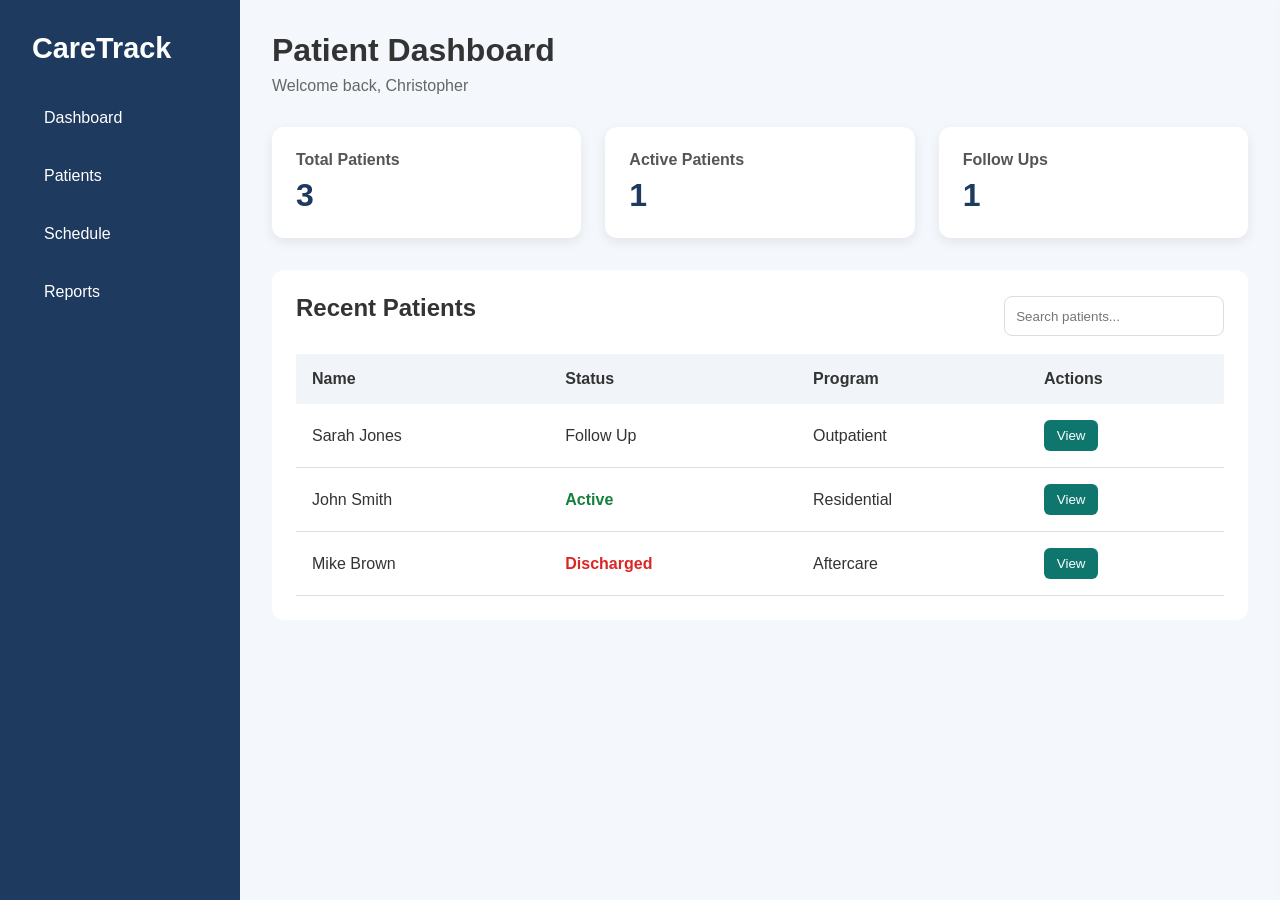
<file: index.html>
<!doctype html>
<html lang="en">
  <head>
    <meta charset="UTF-8" />
    <meta name="viewport" content="width=device-width, initial-scale=1.0" />
    <title>CareTrack Dashboard</title>
    <link rel="stylesheet" href="style.css" />
  </head>
  <body>
    <div class="dashboard">
      <!--Sidebar-->
      <aside class="sidebar">
        <h2>CareTrack</h2>

        <nav>
          <a href="index.html">Dashboard</a>
          <a href="patients.html">Patients</a>
          <a href="schedule.html">Schedule</a>
          <a href="reports.html">Reports</a>
        </nav>
      </aside>
      <!--Main Content-->
      <main class="main">
        <header>
          <h1>Patient Dashboard</h1>
          <p>Welcome back, Christopher</p>
        </header>
        <!--Stats Cards-->
        <section class="cards">
          <div class="card">
            <h3>Total Patients</h3>
            <p id="allPatients">0</p>
          </div>

          <div class="card">
            <h3>Active Patients</h3>
            <p id="totalPatients">0</p>
          </div>

          <div class="card">
            <h3>Follow Ups</h3>
            <p id="followUps">0</p>
          </div>
        </section>
        <!--Patient Table-->
        <section class="patients">
          <div class="patient-header">
            <h2>Recent Patients</h2>

            <div class="patient-controls">
              <input
                type="text"
                id="searchPatient"
                placeholder="Search patients..."
              />
            </div>
          </div>
          <table>
            <thead>
              <tr>
                <th>Name</th>
                <th>Status</th>
                <th>Program</th>
                <th>Actions</th>
              </tr>
            </thead>
            <tbody>
              <tr>
                <td>Sarah Jones</td>
                <td class="follow-up">Follow Up</td>
                <td>Outpatient</td>
              </tr>
              <tr>
                <td>John Smith</td>
                <td class="active">Active</td>
                <td>Residential</td>
              </tr>
              <tr>
                <td>Mike Brown</td>
                <td class="discharged">Discharged</td>
                <td>Aftercare</td>
              </tr>
            </tbody>
          </table>
        </section>
      </main>
    </div>
    <!-- Add Patient Modal -->
    <div class="modal" id="patientModal">
      <div class="modal-content">
        <span class="close" id="closeModal">&times;</span>

        <h2 id="modalTitle">Add New Patient</h2>

        <form id="patientForm">
          <input type="hidden" id="editIndex" value="" />
          <input
            type="text"
            id="patientName"
            placeholder="Patient Name"
            required
          />
          <input type="date" id="patientDOB" />

          <input type="tel" id="patientPhone" placeholder="Phone Number" />

          <input type="text" id="patientCounselor" placeholder="Counselor" />

          <input type="text" id="patientDiagnosis" placeholder="Diagnosis" />

          <textarea
            id="patientNotes"
            placeholder="Patient Notes"
            rows="4"
          ></textarea>

          <select id="patientStatus">
            <option value="Active">Active</option>
            <option value="Follow Up">Follow Up</option>
            <option value="Discharged">Discharged</option>
          </select>

          <input
            type="text"
            id="patientProgram"
            placeholder="Program"
            required
          />

          <button type="submit" id="savePatientBtn">Save Patient</button>
        </form>
      </div>
    </div>
    <div id="patientDetails" class="details-panel">
      <span id="closeDetails" class="close">&times;</span>

      <h2 id="detailsName">Patient</h2>

      <p><strong>Status:</strong> <span id="detailsStatus"></span></p>

      <p><strong>Program:</strong> <span id="detailsProgram"></span></p>

      <p>
        <strong>Date of Birth:</strong> <span id="detailsDOB">Not entered</span>
      </p>

      <p><strong>Phone:</strong> <span id="detailsPhone">Not entered</span></p>

      <p>
        <strong>Counselor:</strong>
        <span id="detailsCounselor">Christopher</span>
      </p>

      <p>
        <strong>Diagnosis:</strong>
        <span id="detailsDiagnosis">Not entered</span>
      </p>

      <p><strong>Notes:</strong></p>

      <div id="detailsNotes">No notes yet.</div>
    </div>
    <script src="app.js"></script>
  </body>
</html>
</file>
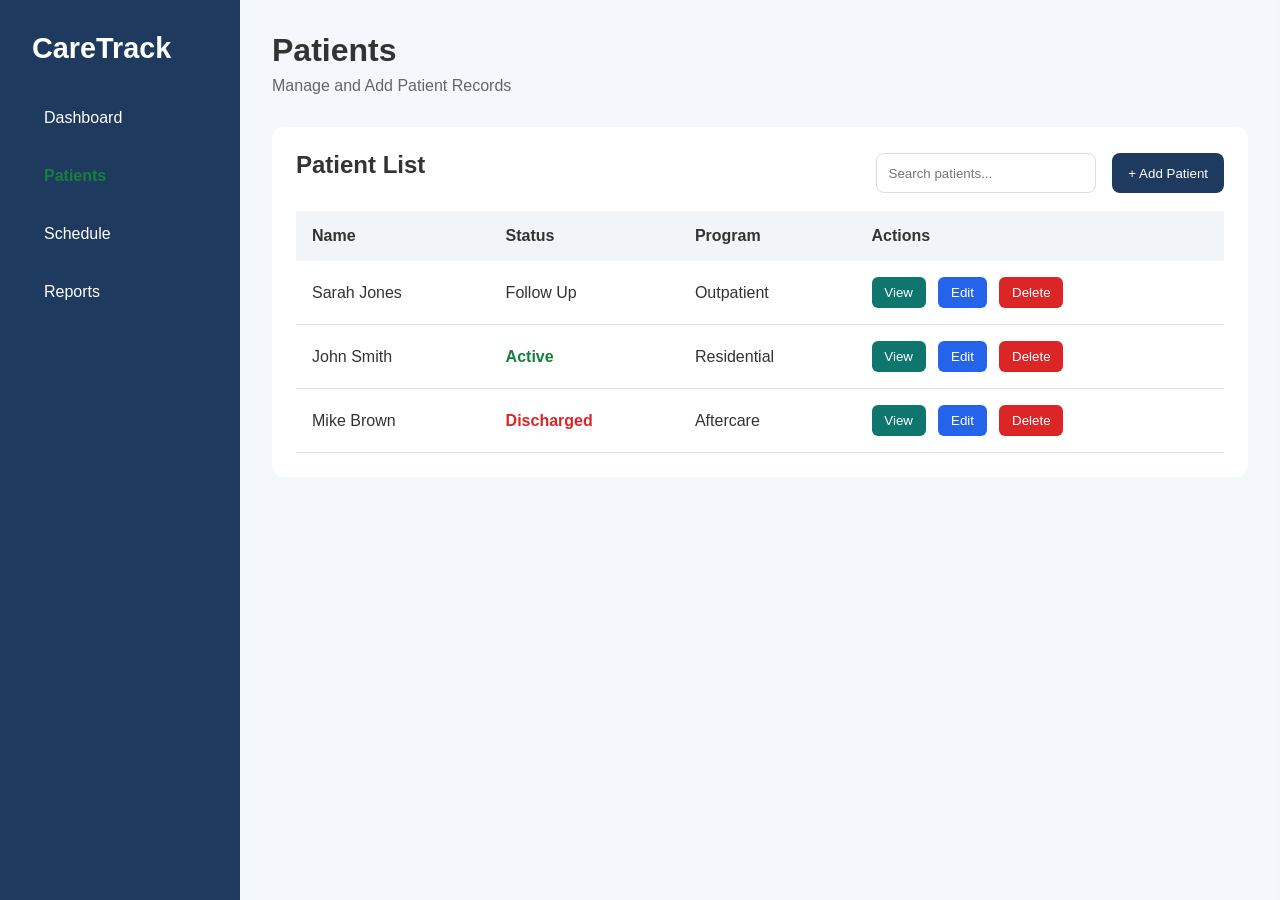
<file: patients.html>
<!doctype html>
<html lang="en">
  <head>
    <meta charset="UTF-8" />
    <meta name="viewport" content="width=device-width, initial-scale=1.0" />
    <title>CareTrack Patients</title>

    <link rel="stylesheet" href="style.css" />
  </head>

  <body>
    <div class="dashboard">
      <!-- Sidebar -->
      <aside class="sidebar">
        <h2>CareTrack</h2>

        <nav>
          <a href="index.html">Dashboard</a>
          <a href="patients.html" class="active">Patients</a>
          <a href="schedule.html">Schedule</a>
          <a href="reports.html">Reports</a>
        </nav>
      </aside>

      <!-- Main Content -->
      <main class="main">
        <header>
          <h1>Patients</h1>
          <p>Manage and Add Patient Records</p>
        </header>

        <section class="patients">
          <div class="patient-header">
            <h2>Patient List</h2>

            <div class="patient-controls">
              <input
                type="text"
                id="searchPatient"
                placeholder="Search patients..."
              />

              <button id="addPatientBtn">+ Add Patient</button>
            </div>
          </div>

          <table>
            <thead>
              <tr>
                <th>Name</th>
                <th>Status</th>
                <th>Program</th>
                <th>Actions</th>
              </tr>
            </thead>

            <tbody id="patientTable"></tbody>
          </table>
        </section>
      </main>
    </div>

    <!-- Add/Edit Patient Modal -->

    <div class="modal" id="patientModal">
      <div class="modal-content">
        <span class="close" id="closeModal">&times;</span>

        <h2 id="modalTitle">Add New Patient</h2>

        <form id="patientForm">
          <input type="hidden" id="editIndex" value="" />

          <input
            type="text"
            id="patientName"
            placeholder="Patient Name"
            required
          />

          <input type="date" id="patientDOB" />

          <input type="tel" id="patientPhone" placeholder="Phone Number" />

          <input type="text" id="patientCounselor" placeholder="Counselor" />

          <input type="text" id="patientDiagnosis" placeholder="Diagnosis" />

          <textarea
            id="patientNotes"
            placeholder="Patient Notes"
            rows="4"
          ></textarea>

          <select id="patientStatus">
            <option value="Active">Active</option>
            <option value="Follow Up">Follow Up</option>
            <option value="Discharged">Discharged</option>
          </select>

          <input
            type="text"
            id="patientProgram"
            placeholder="Program"
            required
          />

          <button type="submit" id="savePatientBtn">Save Patient</button>
        </form>
      </div>
    </div>
    <!-- Patient Details Panel -->

    <div id="patientDetails" class="details-panel">
      <span id="closeDetails" class="close">&times;</span>

      <h2 id="detailsName">Patient</h2>

      <p>
        <strong>Status:</strong>
        <span id="detailsStatus"></span>
      </p>

      <p>
        <strong>Program:</strong>
        <span id="detailsProgram"></span>
      </p>

      <p>
        <strong>Date of Birth:</strong>
        <span id="detailsDOB">Not entered</span>
      </p>

      <p>
        <strong>Phone:</strong>
        <span id="detailsPhone">Not entered</span>
      </p>

      <p>
        <strong>Counselor:</strong>
        <span id="detailsCounselor">Christopher</span>
      </p>

      <p>
        <strong>Diagnosis:</strong>
        <span id="detailsDiagnosis">Not entered</span>
      </p>

      <p>
        <strong>Notes:</strong>
      </p>

      <div id="detailsNotes">No notes yet.</div>
    </div>
    <script src="app.js"></script>
  </body>
</html>
</file>
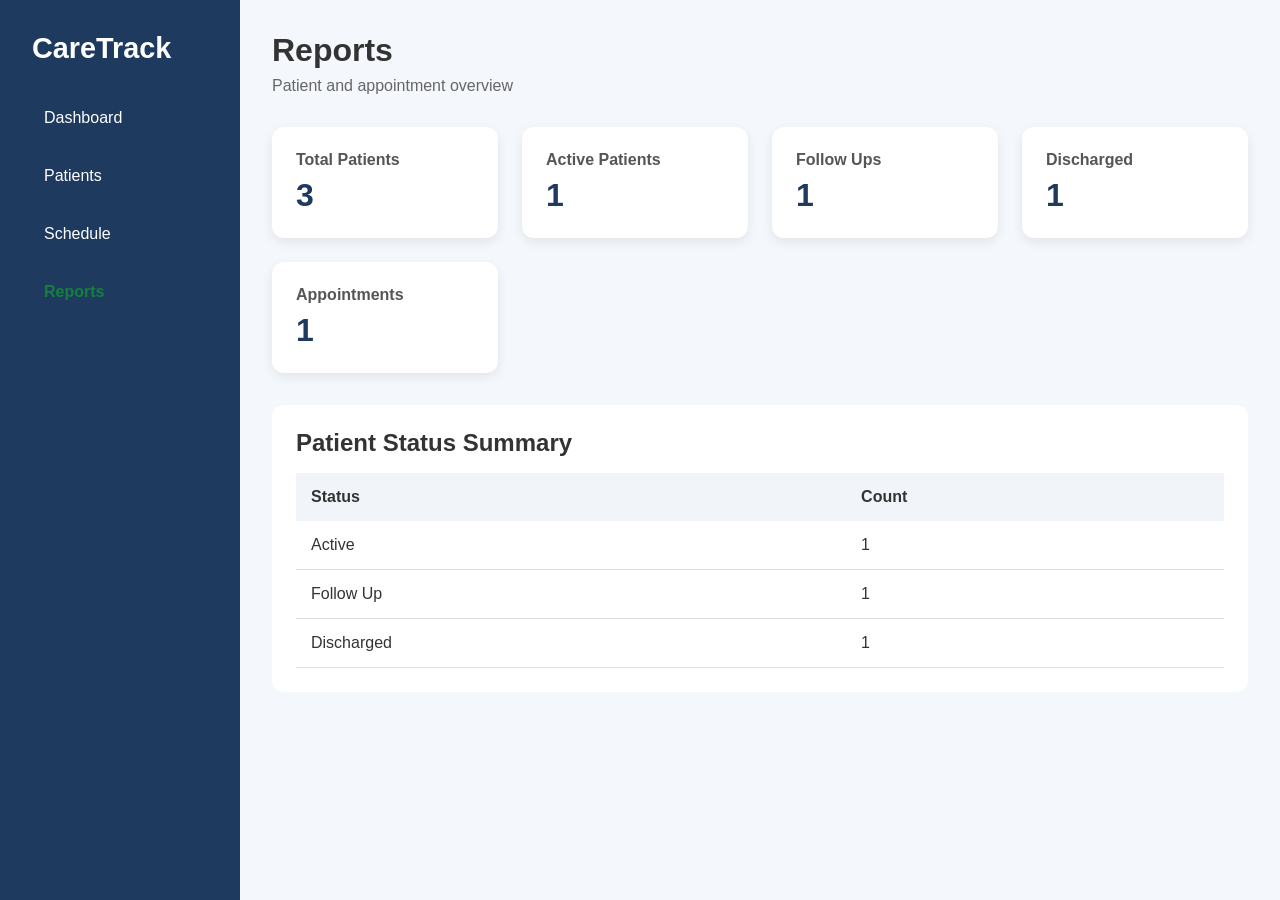
<file: reports.html>
<!doctype html>
<html lang="en">
  <head>
    <meta charset="UTF-8" />
    <meta name="viewport" content="width=device-width, initial-scale=1.0" />
    <title>CareTrack Reports</title>

    <link rel="stylesheet" href="style.css" />
  </head>

  <body>
    <div class="dashboard">
      <!-- Sidebar -->
      <aside class="sidebar">
        <h2>CareTrack</h2>

        <nav>
          <a href="index.html">Dashboard</a>
          <a href="patients.html">Patients</a>
          <a href="schedule.html">Schedule</a>
          <a href="reports.html" class="active">Reports</a>
        </nav>
      </aside>

      <!-- Main Content -->
      <main class="main">
        <header>
          <h1>Reports</h1>
          <p>Patient and appointment overview</p>
        </header>

        <section class="cards">
          <div class="card">
            <h3>Total Patients</h3>
            <p id="reportTotalPatients">0</p>
          </div>

          <div class="card">
            <h3>Active Patients</h3>
            <p id="reportActivePatients">0</p>
          </div>

          <div class="card">
            <h3>Follow Ups</h3>
            <p id="reportFollowUps">0</p>
          </div>

          <div class="card">
            <h3>Discharged</h3>
            <p id="reportDischarged">0</p>
          </div>

          <div class="card">
            <h3>Appointments</h3>
            <p id="reportAppointments">0</p>
          </div>
        </section>

        <section class="patients">
          <h2>Patient Status Summary</h2>

          <table class="report-table">
            <thead>
              <tr>
                <th>Status</th>
                <th>Count</th>
              </tr>
            </thead>

            <tbody>
              <tr>
                <td>Active</td>
                <td id="activeCount">0</td>
              </tr>

              <tr>
                <td>Follow Up</td>
                <td id="followUpCount">0</td>
              </tr>

              <tr>
                <td>Discharged</td>
                <td id="dischargedCount">0</td>
              </tr>
            </tbody>
          </table>
        </section>
      </main>
    </div>

    <script src="app.js"></script>
  </body>
</html>
</file>
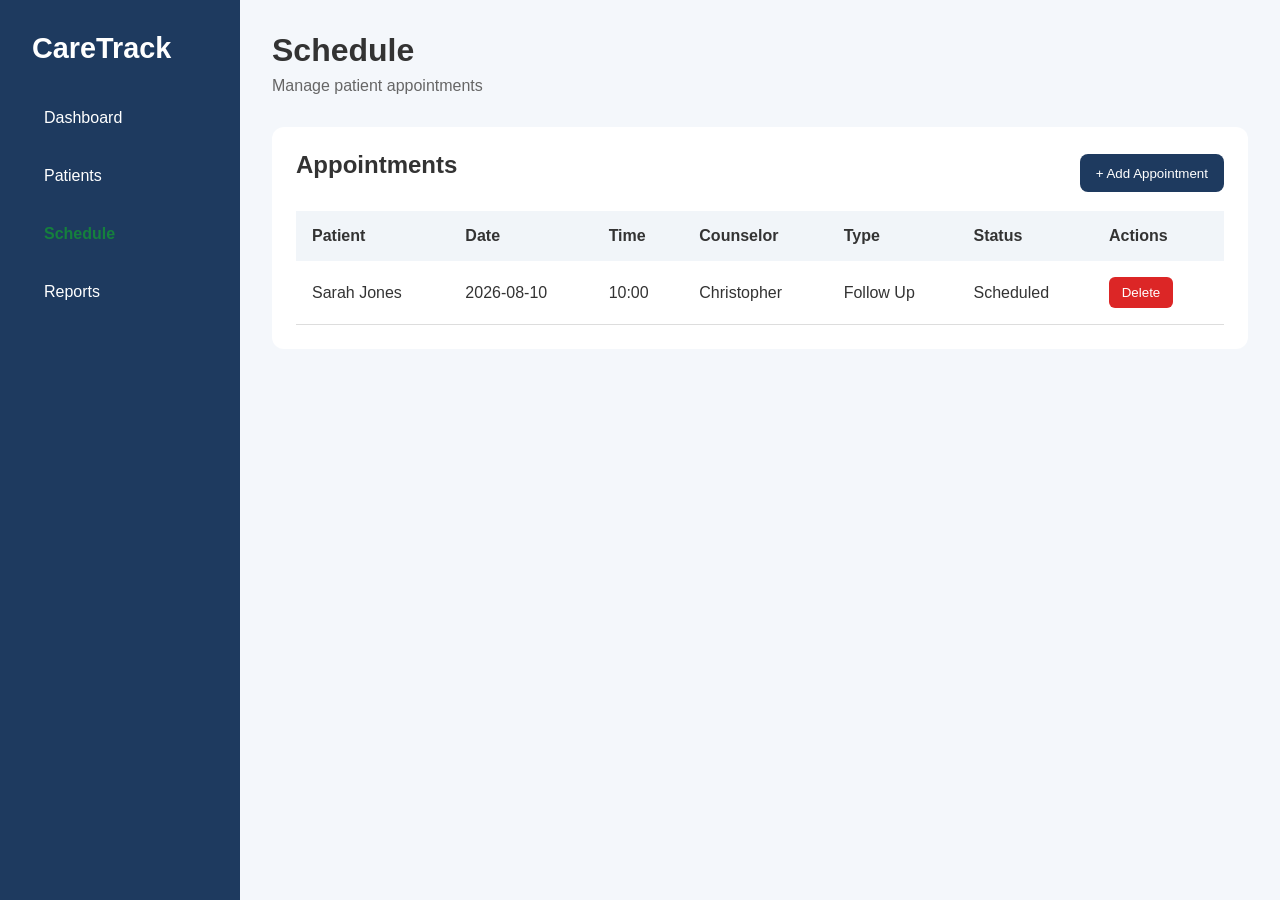
<file: schedule.html>
<!doctype html>
<html lang="en">
  <head>
    <meta charset="UTF-8" />
    <meta name="viewport" content="width=device-width, initial-scale=1.0" />
    <title>CareTrack Schedule</title>

    <link rel="stylesheet" href="style.css" />
  </head>

  <body>
    <div class="dashboard">
      <!-- Sidebar -->
      <aside class="sidebar">
        <h2>CareTrack</h2>

        <nav>
          <a href="index.html">Dashboard</a>
          <a href="patients.html">Patients</a>
          <a href="schedule.html" class="active">Schedule</a>
          <a href="reports.html">Reports</a>
        </nav>
      </aside>

      <!-- Main Content -->
      <main class="main">
        <header>
          <h1>Schedule</h1>
          <p>Manage patient appointments</p>
        </header>

        <section class="patients">
          <div class="patient-header">
            <h2>Appointments</h2>

            <div class="patient-controls">
              <button id="addAppointmentBtn">+ Add Appointment</button>
            </div>
          </div>

          <table>
            <thead>
              <tr>
                <th>Patient</th>
                <th>Date</th>
                <th>Time</th>
                <th>Counselor</th>
                <th>Type</th>
                <th>Status</th>
                <th>Actions</th>
              </tr>
            </thead>

            <tbody id="appointmentTable"></tbody>
          </table>
        </section>
      </main>
    </div>

    <!-- Appointment Modal -->

    <div class="modal" id="appointmentModal">
      <div class="modal-content">
        <span class="close" id="closeAppointmentModal"> &times; </span>

        <h2>Add Appointment</h2>

        <form id="appointmentForm">
          <input
            type="text"
            id="appointmentPatient"
            placeholder="Patient Name"
            required
          />

          <input type="date" id="appointmentDate" required />

          <input type="time" id="appointmentTime" required />

          <input
            type="text"
            id="appointmentCounselor"
            placeholder="Counselor"
            required
          />

          <select id="appointmentType">
            <option value="Follow Up">Follow Up</option>

            <option value="Therapy">Therapy Session</option>

            <option value="Assessment">Assessment</option>
          </select>

          <select id="appointmentStatus">
            <option value="Scheduled">Scheduled</option>

            <option value="Completed">Completed</option>

            <option value="Cancelled">Cancelled</option>
          </select>

          <button type="submit">Save Appointment</button>
        </form>
      </div>
    </div>

    <script src="app.js"></script>
  </body>
</html>
</file>
<file: style.css>
/* Reset */
* {
  margin: 0;
  padding: 0;
  box-sizing: border-box;
}

/* Global */
body {
  font-family: Arial, Helvetica, sans-serif;
  background-color: #f4f7fb;
  color: #333;
}

a {
  text-decoration: none;
  color: inherit;
}

.dashboard {
  display: flex;
  min-height: 100vh;
}

.sidebar {
  width: 240px;
  background-color: #1e3a5f;
  color: white;
  padding: 2rem;
}
.sidebar h2 {
  margin-bottom: 2rem;
  font-size: 1.8rem;
}

.sidebar nav {
  display: flex;
  flex-direction: column;
  gap: 1rem;
}

.sidebar a {
  padding: 0.75rem;
  border-radius: 8px;
  transition: background 0.3s;
}
.sidebar a:hover {
  background-color: #315b8a;
}

.main {
  flex: 1;
  padding: 2rem;
  overflow-x: auto;
}

header {
  margin-bottom: 2rem;
}

header h1 {
  font-size: 2rem;
  margin-bottom: 0.5rem;
}

header p {
  color: #666;
}

.cards {
  display: grid;
  grid-template-columns: repeat(auto-fit, minmax(180px, 1fr));
  gap: 1.5rem;
  margin-bottom: 2rem;
}
.card {
  background-color: white;
  padding: 1.5rem;
  border-radius: 12px;
  box-shadow: 0 4px 12px rgba(0, 0, 0, 0.08);
}

.card h3 {
  color: #555;
  font-size: 1rem;
}

.card p {
  font-size: 2rem;
  font-weight: bold;
  color: #1e3a5f;
  margin-top: 0.5rem;
}

.patients {
  background-color: white;
  padding: 1.5rem;
  border-radius: 12px;
  box-shadow: 0 4px 12px rgba(0, 0, 0, 0, 0.8);
}

.patients h2 {
  margin-bottom: 1rem;
}

table {
  width: 100%;
  border-collapse: collapse;
}

th {
  text-align: left;
  background-color: #f1f5f9;
  padding: 1rem;
}

td {
  padding: 1rem;
  border-bottom: 1px solid #ddd;
}

.active {
  color: #15803d;
  font-weight: bold;
}

.discharged {
  color: #dc2626;
  font-weight: bold;
}

@media (max-width: 768px) {
  .dashboard {
    flex-direction: column;
  }
  .sidebar {
    width: 100%;
  }
  .sidebar a.active {
    background-color: #315b8a;
    font-weight: bold;
  }
  .cards {
    grid-template-columns: 1fr;
  }
}
.patient-header {
  display: flex;
  justify-content: space-between;
  align-items: center;
  margin-bottom: 1rem;
}

.patient-controls {
  display: flex;
  gap: 1rem;
}

.patient-controls input {
  padding: 0.7rem;
  border: 1px solid #ddd;
  border-radius: 8px;
  width: 220px;
}

.patient-controls button {
  background-color: #1e3a5f;
  color: white;
  border: none;
  padding: 0.7rem 1rem;
  border-radius: 8px;
  cursor: pointer;
  transition: background 0.3s;
}

.patient-controls button:hover {
  background-color: #315b8a;
}

@media (max-width: 768px) {
  .patient-header {
    flex-direction: column;
    align-items: flex-start;
    gap: 1rem;
  }

  .patient-controls {
    width: 100%;
    flex-direction: column;
  }

  .patient-controls input {
    width: 100%;
  }
}
.modal {
  display: none;
  position: fixed;
  z-index: 10;
  left: 0;
  top: 0;
  width: 100%;
  height: 100%;
  background-color: rgba(0, 0, 0, 0.5);
}

.modal-content {
  background: white;
  width: 400px;
  max-width: 90%;
  margin: 10% auto;
  padding: 2rem;
  border-radius: 12px;
  box-shadow: 0 5px 20px rgba(0, 0, 0, 0.2);
}

.modal-content h2 {
  margin-bottom: 1.5rem;
}

.modal-content input,
.modal-content select,
.modal-content textarea {
  width: 100%;
  padding: 0.8rem;
  margin-bottom: 1rem;
  border: 1px solid #ddd;
  border-radius: 8px;
}
.modal-content textarea {
  resize: vertical;
  font-family: inherit;
}

.modal-content button {
  width: 100%;
  padding: 0.8rem;
  background-color: #1e3a5f;
  color: white;
  border: none;
  border-radius: 8px;
  cursor: pointer;
}

.modal-content button:hover {
  background-color: #315b8a;
}

.close {
  float: right;
  font-size: 1.8rem;
  cursor: pointer;
  color: #666;
}
.actions button {
  border: none;
  padding: 0.5rem 0.8rem;
  border-radius: 6px;
  cursor: pointer;
  color: white;
  margin-right: 0.5rem;
}

.edit-btn {
  background-color: #2563eb;
}

.edit-btn:hover {
  background-color: #1d4ed8;
}

.delete-btn {
  background-color: #dc2626;
}

.delete-btn:hover {
  background-color: #b91c1c;
}
.view-btn {
  background: #0f766e;
}

.view-btn {
  background: #0f766e;
}
/* Patient Details Panel */

.details-panel {
  position: fixed;
  top: 0;
  right: -420px;
  width: 400px;
  max-width: 100%;
  height: 100%;
  background: white;
  box-shadow: -5px 0 20px rgba(0, 0, 0, 0.15);
  padding: 2rem;
  transition: right 0.35s ease;
  overflow-y: auto;
  z-index: 100;
}

.details-panel.open {
  right: 0;
}

.details-panel h2 {
  margin-bottom: 1.5rem;
  color: #1e3a5f;
}

.details-panel p {
  margin-bottom: 1rem;
}

.details-panel strong {
  color: #1e3a5f;
}

#detailsNotes {
  margin-top: 0.5rem;
  background: #f8fafc;
  border-radius: 8px;
  padding: 1rem;
  min-height: 120px;
}
.patient-summary {
  display: flex;
  gap: 1.5rem;
  margin-bottom: 2rem;
}

.summary-box {
  background: white;
  padding: 1.2rem;
  border-radius: 12px;
  flex: 1;
  box-shadow: 0 4px 12px rgba(0, 0, 0, 0.08);
}

.summary-box h3 {
  color: #555;
  font-size: 1rem;
}

.summary-box p {
  font-size: 2rem;
  font-weight: bold;
  color: #1e3a5f;
}

.report-table {
  width: 100%;
  table-layout: auto;
}

.report-table th,
.report-table td {
  padding: 15px;
  text-align: left;
}
/* =====================================================
   FINAL MOBILE RESPONSIVE STYLES
   CareTrack Dashboard
   ===================================================== */

@media (max-width: 768px) {
  /* ---------- General ---------- */

  body {
    overflow-x: hidden;
  }

  .dashboard {
    flex-direction: column;
    min-height: 100vh;
  }

  .main {
    width: 100%;
    padding: 1.25rem;
    overflow-x: visible;
  }

  /* ---------- Mobile Navigation ---------- */

  .sidebar {
    width: 100%;
    padding: 1rem;
  }

  .sidebar h2 {
    text-align: center;
    font-size: 1.5rem;
    margin-bottom: 1rem;
  }

  .sidebar nav {
    flex-direction: row;
    justify-content: center;
    flex-wrap: wrap;
    gap: 0.5rem;
  }

  .sidebar a {
    padding: 0.65rem 0.8rem;
    font-size: 0.9rem;
    text-align: center;
  }

  /* ---------- Page Headers ---------- */

  header {
    margin-bottom: 1.5rem;
  }

  header h1 {
    font-size: 1.7rem;
  }

  header p {
    font-size: 0.95rem;
  }

  /* ---------- Stats Cards ---------- */

  .cards {
    grid-template-columns: 1fr;
    gap: 1rem;
    margin-bottom: 1.5rem;
  }

  .card {
    padding: 1.25rem;
  }

  .card p {
    font-size: 1.7rem;
  }

  /* ---------- Patient / Table Sections ---------- */

  .patients {
    padding: 1rem;
    overflow: hidden;
  }

  .patients h2 {
    font-size: 1.3rem;
  }

  .patient-header {
    flex-direction: column;
    align-items: stretch;
    gap: 1rem;
  }

  .patient-controls {
    width: 100%;
    flex-direction: column;
  }

  .patient-controls input,
  .patient-controls button {
    width: 100%;
  }

  /* ---------- Scrollable Tables ---------- */

  /*
     Wide healthcare tables should stay in table format,
     but users can swipe horizontally on phones.
  */

  .patients {
    overflow-x: auto;
    -webkit-overflow-scrolling: touch;
  }

  table {
    min-width: 650px;
  }

  th,
  td {
    padding: 0.8rem;
    font-size: 0.9rem;
    white-space: nowrap;
  }

  /* Schedule page needs extra width because it has 7 columns */
  body:has(#appointmentTable) table {
    min-width: 900px;
  }

  /* Reports table is small enough to fit normally */
  .report-table {
    min-width: 100%;
  }

  .report-table th,
  .report-table td {
    white-space: normal;
  }

  /* ---------- Action Buttons ---------- */

  .actions {
    white-space: nowrap;
  }

  .actions button {
    margin: 0.2rem;
    padding: 0.45rem 0.65rem;
    font-size: 0.8rem;
  }

  /* ---------- Modal ---------- */

  .modal {
    overflow-y: auto;
  }

  .modal-content {
    width: calc(100% - 30px);
    max-width: 500px;
    margin: 30px auto;
    padding: 1.5rem;
  }

  .modal-content h2 {
    font-size: 1.4rem;
  }

  .modal-content input,
  .modal-content select,
  .modal-content textarea,
  .modal-content button {
    font-size: 16px;
  }

  /* ---------- Patient Details Panel ---------- */

  .details-panel {
    width: 100%;
    max-width: 100%;
    right: -100%;
    padding: 1.5rem;
  }

  .details-panel.open {
    right: 0;
  }

  .details-panel h2 {
    font-size: 1.5rem;
  }

  /* ---------- Patient Summary ---------- */

  .patient-summary {
    flex-direction: column;
    gap: 1rem;
  }

  .summary-box {
    width: 100%;
  }

  /* ---------- Reports ---------- */

  .report-table {
    width: 100%;
  }
}

/* =====================================================
   SMALL PHONES
   ===================================================== */

@media (max-width: 450px) {
  .main {
    padding: 1rem;
  }

  .sidebar {
    padding: 0.9rem 0.75rem;
  }

  .sidebar h2 {
    font-size: 1.35rem;
  }

  .sidebar nav {
    gap: 0.35rem;
  }

  .sidebar a {
    font-size: 0.82rem;
    padding: 0.55rem 0.65rem;
  }

  header h1 {
    font-size: 1.5rem;
  }

  .patients {
    padding: 0.8rem;
  }

  table {
    min-width: 620px;
  }

  th,
  td {
    font-size: 0.82rem;
    padding: 0.7rem;
  }

  .modal-content {
    padding: 1.25rem;
  }

  .details-panel {
    padding: 1.25rem;
  }
}
</file>
